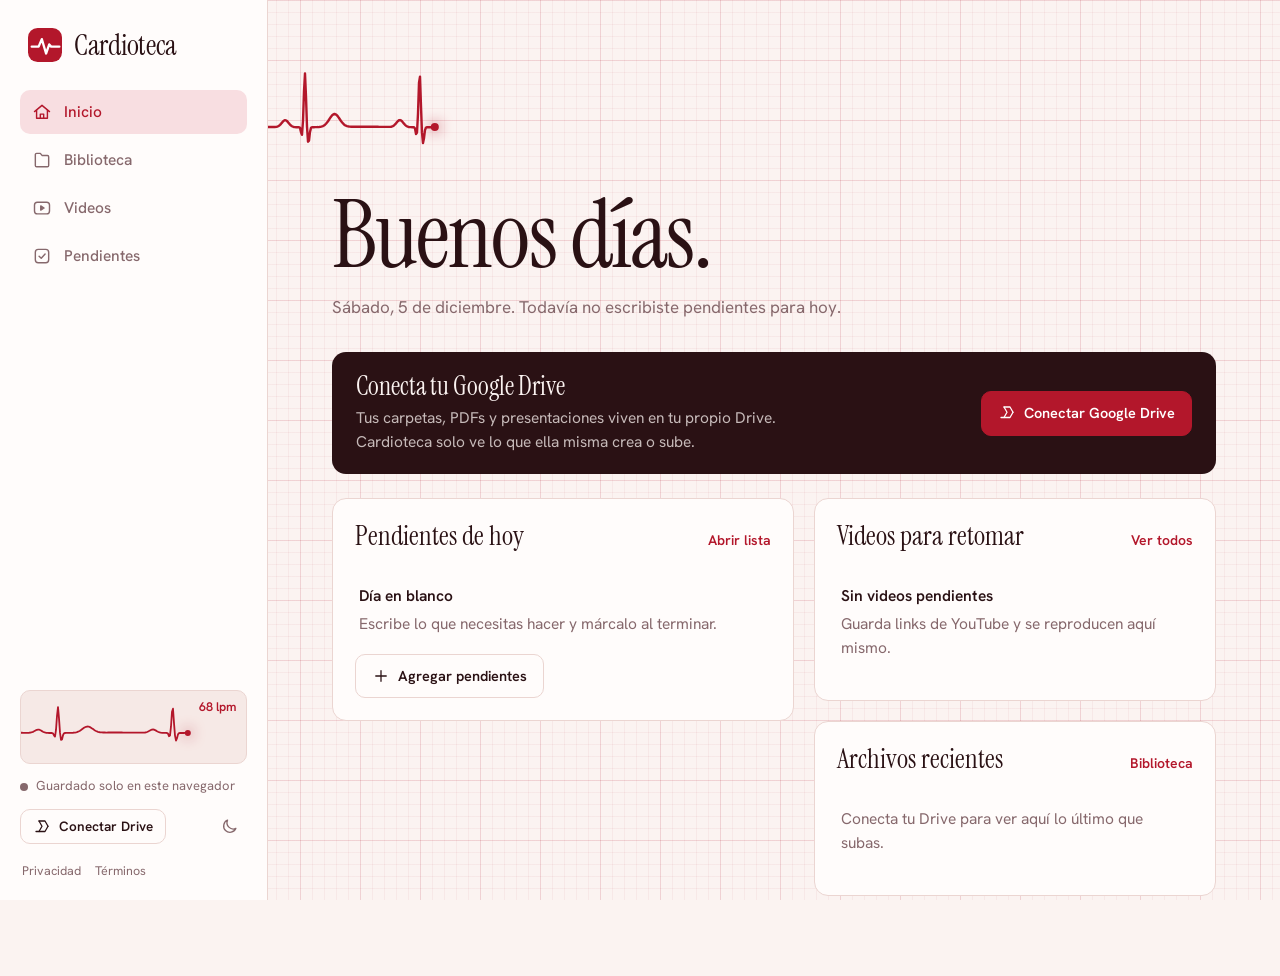
<file: index.html>
<!doctype html>
<html lang="es" data-theme="light">
<head>
<meta charset="utf-8">
<meta name="viewport" content="width=device-width, initial-scale=1, viewport-fit=cover">
<title>Cardioteca</title>
<meta name="description" content="Mi biblioteca personal de cardiología: archivos en Drive, videos y pendientes del día.">
<meta name="theme-color" content="#FBF3F1">
<link rel="icon" href="data:image/svg+xml,%3Csvg xmlns='http://www.w3.org/2000/svg' viewBox='0 0 32 32'%3E%3Crect width='32' height='32' rx='8' fill='%23B3172B'/%3E%3Cpath d='M3 17h7l3-7 4 14 3-9 2 2h7' fill='none' stroke='white' stroke-width='2.2' stroke-linecap='round' stroke-linejoin='round'/%3E%3C/svg%3E">
<link rel="preconnect" href="https://fonts.googleapis.com">
<link rel="preconnect" href="https://fonts.gstatic.com" crossorigin>
<link href="https://fonts.googleapis.com/css2?family=Hanken+Grotesk:wght@400;500;600;700&family=Instrument+Serif:ital@0;1&display=swap" rel="stylesheet">
<link rel="stylesheet" href="styles.css">
</head>
<body>
<div class="app">
  <aside class="side" aria-label="Navegación">
    <a class="brand" href="#/inicio" aria-label="Cardioteca, inicio">
      <svg class="brand__mark" viewBox="0 0 32 32" aria-hidden="true"><rect width="32" height="32" rx="9" fill="currentColor"/><path d="M3.5 17.5h6.5l3-7 4 13.5 3-8.5 1.8 2h7.7" fill="none" stroke="#fff" stroke-width="2.2" stroke-linecap="round" stroke-linejoin="round"/></svg>
      <span class="brand__name">Cardioteca</span>
    </a>
    <nav class="nav" id="nav" aria-label="Secciones"></nav>
    <div class="side__foot">
      <div class="monitor monitor--side" title="Latidos por minuto: bajan a medida que completas tu día">
        <canvas id="monSide" aria-hidden="true"></canvas>
        <span class="monitor__bpm" id="bpmLabel">62 lpm</span>
      </div>
      <div class="sync" id="syncBox" aria-live="polite"></div>
      <div class="side__row">
        <button class="btn btn--ghost btn--sm" id="authBtn" type="button"></button>
        <button class="icon-btn" id="themeBtn" type="button" aria-label="Cambiar entre tema claro y oscuro"></button>
      </div>
      <p class="legal"><a href="privacidad.html">Privacidad</a><a href="terminos.html">Términos</a></p>
    </div>
  </aside>
  <main class="main" id="view" tabindex="-1"></main>
</div>

<dialog id="dlg" class="dlg"></dialog>
<div id="uploadPanel" class="upanel" hidden></div>
<div id="toasts" class="toasts" role="status" aria-live="polite"></div>

<script src="config.js"></script>
<script src="app.js"></script>
<script src="https://accounts.google.com/gsi/client" async defer onload="window.dispatchEvent(new Event('gsi-ready'))"></script>
</body>
</html>
</file>
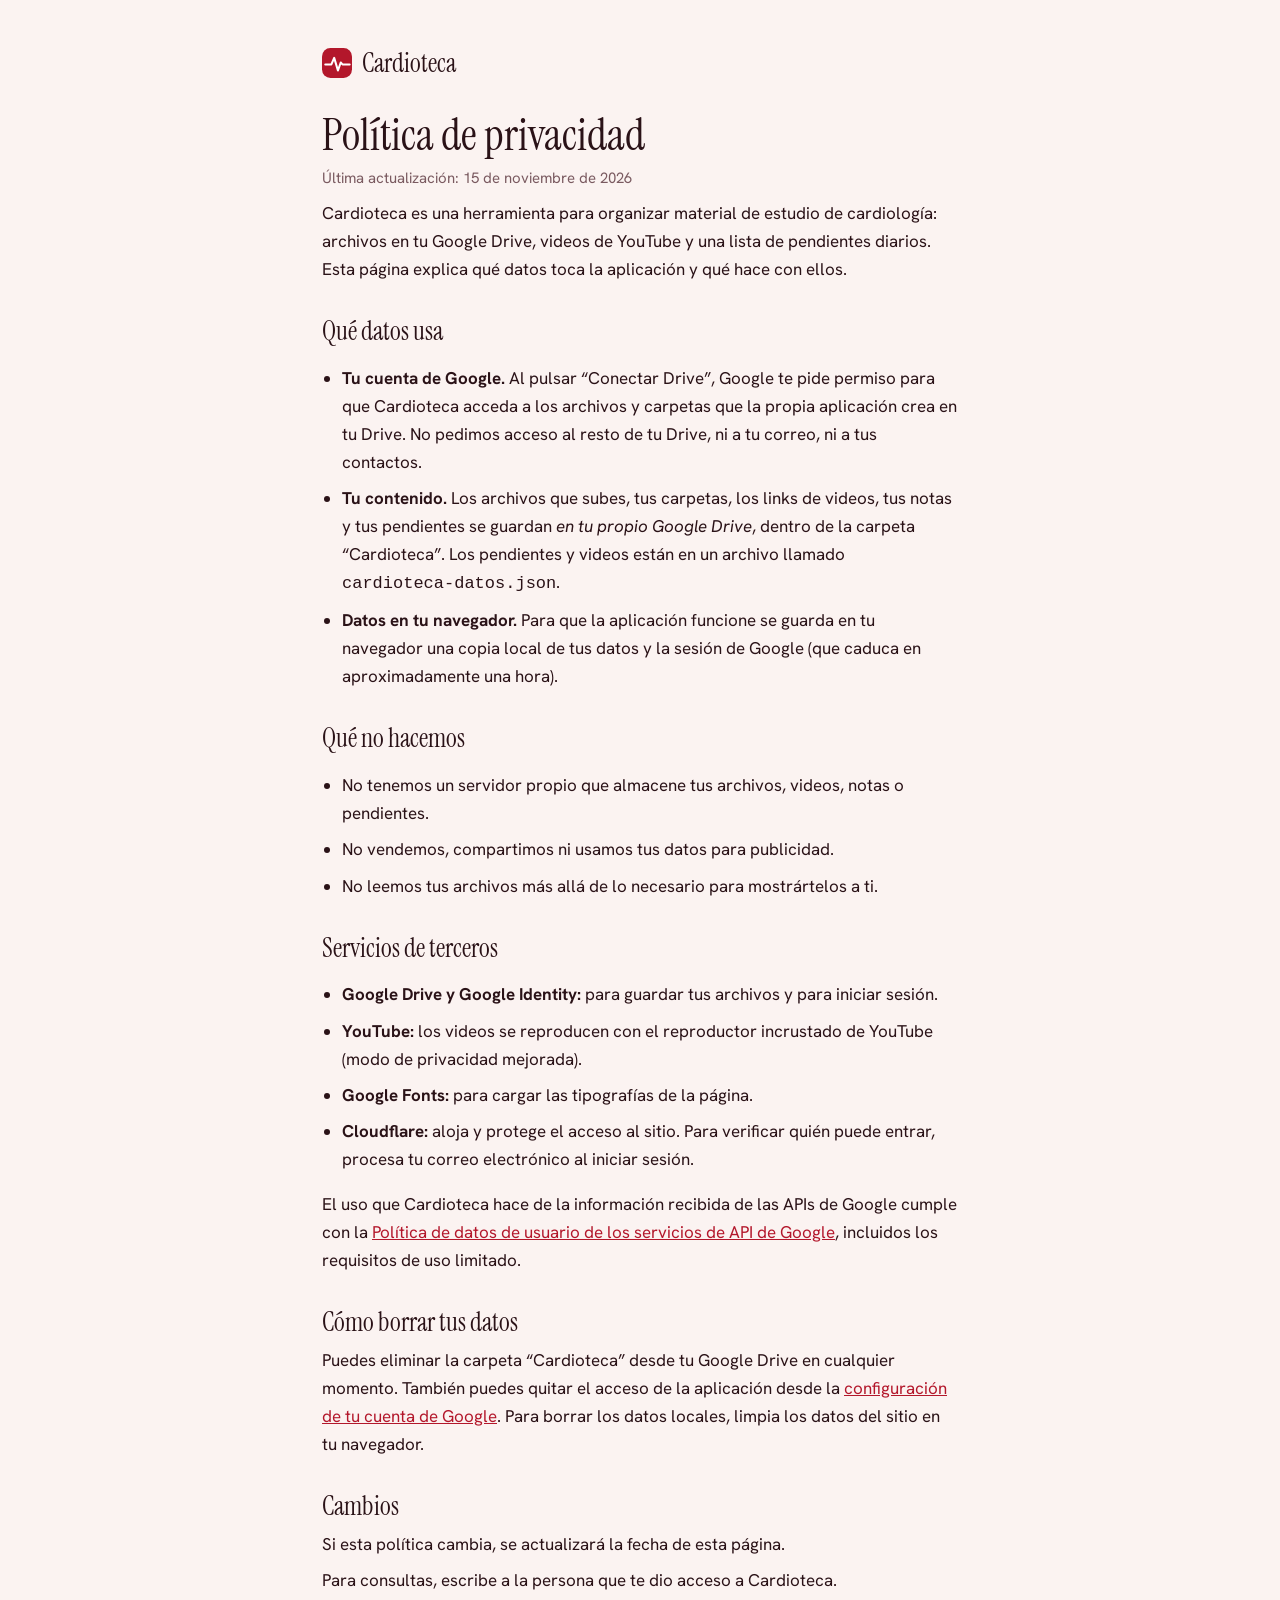
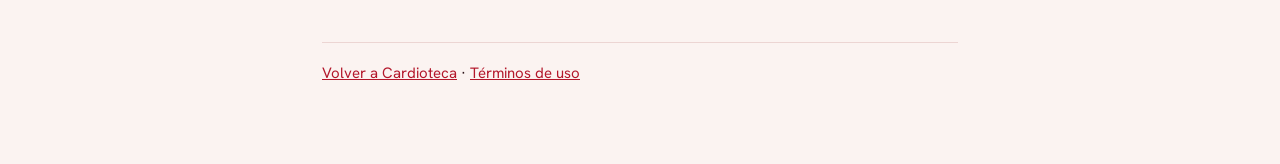
<file: privacidad.html>
<!doctype html>
<html lang="es">
<head>
<meta charset="utf-8">
<meta name="viewport" content="width=device-width, initial-scale=1">
<title>Política de privacidad · Cardioteca</title>
<meta name="robots" content="noindex">
<link rel="icon" href="data:image/svg+xml,%3Csvg xmlns='http://www.w3.org/2000/svg' viewBox='0 0 32 32'%3E%3Crect width='32' height='32' rx='8' fill='%23B3172B'/%3E%3Cpath d='M3 17h7l3-7 4 14 3-9 2 2h7' fill='none' stroke='white' stroke-width='2.2' stroke-linecap='round' stroke-linejoin='round'/%3E%3C/svg%3E">
<link href="https://fonts.googleapis.com/css2?family=Hanken+Grotesk:wght@400;600&family=Instrument+Serif&display=swap" rel="stylesheet">
<style>
:root{color-scheme:light dark;--bg:#FBF3F1;--ink:#2A1217;--muted:#7a5a60;--art:#B3172B;--line:#ecd5d3}
@media(prefers-color-scheme:dark){:root{--bg:#150C0F;--ink:#F6E7E8;--muted:#b99ba0;--art:#FF6477;--line:#3a2428}}
*{box-sizing:border-box}body{margin:0;background:var(--bg);color:var(--ink);font:17px/1.65 "Hanken Grotesk",system-ui,sans-serif}
main{max-width:680px;margin:0 auto;padding:48px 22px 80px}
a{color:var(--art)}header a.brand{display:inline-flex;align-items:center;gap:10px;text-decoration:none;color:var(--ink);font:400 26px/1 "Instrument Serif",Georgia,serif;margin-bottom:34px}
header svg{width:30px;height:30px;color:var(--art)}
h1{font:400 44px/1.05 "Instrument Serif",Georgia,serif;margin:0 0 6px}h2{font:400 26px/1.15 "Instrument Serif",Georgia,serif;margin:34px 0 6px}
p,li{margin:8px 0}.muted{color:var(--muted);font-size:15px}ul{padding-left:20px}
footer{margin-top:48px;padding-top:18px;border-top:1px solid var(--line);font-size:15px}
</style>
</head>
<body>
<main>
<header><a class="brand" href="./"><svg viewBox="0 0 32 32" aria-hidden="true"><rect width="32" height="32" rx="9" fill="currentColor"/><path d="M3.5 17.5h6.5l3-7 4 13.5 3-8.5 1.8 2h7.7" fill="none" stroke="#fff" stroke-width="2.2" stroke-linecap="round" stroke-linejoin="round"/></svg>Cardioteca</a></header>
<h1>Política de privacidad</h1>
<p class="muted">Última actualización: 15 de noviembre de 2026</p>
<p>Cardioteca es una herramienta para organizar material de estudio de cardiología: archivos en tu Google Drive, videos de YouTube y una lista de pendientes diarios. Esta página explica qué datos toca la aplicación y qué hace con ellos.</p>

<h2>Qué datos usa</h2>
<ul>
<li><strong>Tu cuenta de Google.</strong> Al pulsar “Conectar Drive”, Google te pide permiso para que Cardioteca acceda a los archivos y carpetas que la propia aplicación crea en tu Drive. No pedimos acceso al resto de tu Drive, ni a tu correo, ni a tus contactos.</li>
<li><strong>Tu contenido.</strong> Los archivos que subes, tus carpetas, los links de videos, tus notas y tus pendientes se guardan <em>en tu propio Google Drive</em>, dentro de la carpeta “Cardioteca”. Los pendientes y videos están en un archivo llamado <code>cardioteca-datos.json</code>.</li>
<li><strong>Datos en tu navegador.</strong> Para que la aplicación funcione se guarda en tu navegador una copia local de tus datos y la sesión de Google (que caduca en aproximadamente una hora).</li>
</ul>

<h2>Qué no hacemos</h2>
<ul>
<li>No tenemos un servidor propio que almacene tus archivos, videos, notas o pendientes.</li>
<li>No vendemos, compartimos ni usamos tus datos para publicidad.</li>
<li>No leemos tus archivos más allá de lo necesario para mostrártelos a ti.</li>
</ul>

<h2>Servicios de terceros</h2>
<ul>
<li><strong>Google Drive y Google Identity:</strong> para guardar tus archivos y para iniciar sesión.</li>
<li><strong>YouTube:</strong> los videos se reproducen con el reproductor incrustado de YouTube (modo de privacidad mejorada).</li>
<li><strong>Google Fonts:</strong> para cargar las tipografías de la página.</li>
<li><strong>Cloudflare:</strong> aloja y protege el acceso al sitio. Para verificar quién puede entrar, procesa tu correo electrónico al iniciar sesión.</li>
</ul>
<p>El uso que Cardioteca hace de la información recibida de las APIs de Google cumple con la <a href="https://developers.google.com/terms/api-services-user-data-policy" rel="noopener">Política de datos de usuario de los servicios de API de Google</a>, incluidos los requisitos de uso limitado.</p>

<h2>Cómo borrar tus datos</h2>
<p>Puedes eliminar la carpeta “Cardioteca” desde tu Google Drive en cualquier momento. También puedes quitar el acceso de la aplicación desde la <a href="https://myaccount.google.com/permissions" rel="noopener">configuración de tu cuenta de Google</a>. Para borrar los datos locales, limpia los datos del sitio en tu navegador.</p>

<h2>Cambios</h2>
<p>Si esta política cambia, se actualizará la fecha de esta página.</p>
<p>Para consultas, escribe a la persona que te dio acceso a Cardioteca.</p>
<footer><a href="./">Volver a Cardioteca</a> · <a href="terminos.html">Términos de uso</a></footer>
</main>
</body>
</html>
</file>
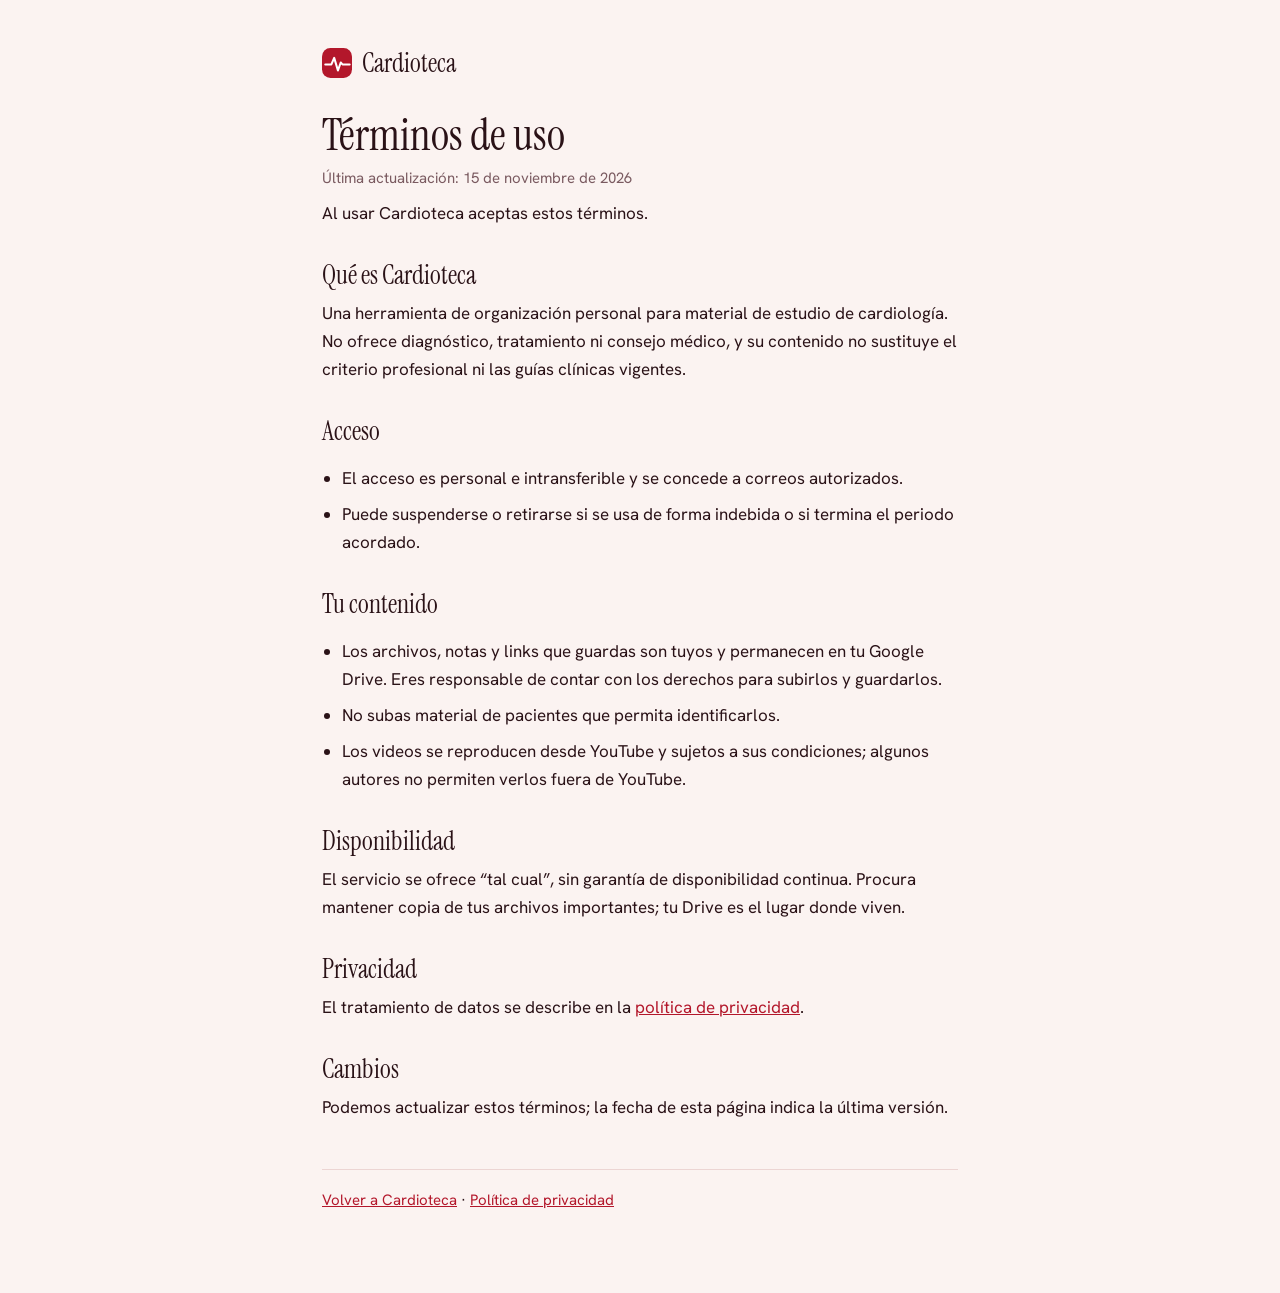
<file: terminos.html>
<!doctype html>
<html lang="es">
<head>
<meta charset="utf-8">
<meta name="viewport" content="width=device-width, initial-scale=1">
<title>Términos de uso · Cardioteca</title>
<meta name="robots" content="noindex">
<link rel="icon" href="data:image/svg+xml,%3Csvg xmlns='http://www.w3.org/2000/svg' viewBox='0 0 32 32'%3E%3Crect width='32' height='32' rx='8' fill='%23B3172B'/%3E%3Cpath d='M3 17h7l3-7 4 14 3-9 2 2h7' fill='none' stroke='white' stroke-width='2.2' stroke-linecap='round' stroke-linejoin='round'/%3E%3C/svg%3E">
<link href="https://fonts.googleapis.com/css2?family=Hanken+Grotesk:wght@400;600&family=Instrument+Serif&display=swap" rel="stylesheet">
<style>
:root{color-scheme:light dark;--bg:#FBF3F1;--ink:#2A1217;--muted:#7a5a60;--art:#B3172B;--line:#ecd5d3}
@media(prefers-color-scheme:dark){:root{--bg:#150C0F;--ink:#F6E7E8;--muted:#b99ba0;--art:#FF6477;--line:#3a2428}}
*{box-sizing:border-box}body{margin:0;background:var(--bg);color:var(--ink);font:17px/1.65 "Hanken Grotesk",system-ui,sans-serif}
main{max-width:680px;margin:0 auto;padding:48px 22px 80px}
a{color:var(--art)}header a.brand{display:inline-flex;align-items:center;gap:10px;text-decoration:none;color:var(--ink);font:400 26px/1 "Instrument Serif",Georgia,serif;margin-bottom:34px}
header svg{width:30px;height:30px;color:var(--art)}
h1{font:400 44px/1.05 "Instrument Serif",Georgia,serif;margin:0 0 6px}h2{font:400 26px/1.15 "Instrument Serif",Georgia,serif;margin:34px 0 6px}
p,li{margin:8px 0}.muted{color:var(--muted);font-size:15px}ul{padding-left:20px}
footer{margin-top:48px;padding-top:18px;border-top:1px solid var(--line);font-size:15px}
</style>
</head>
<body>
<main>
<header><a class="brand" href="./"><svg viewBox="0 0 32 32" aria-hidden="true"><rect width="32" height="32" rx="9" fill="currentColor"/><path d="M3.5 17.5h6.5l3-7 4 13.5 3-8.5 1.8 2h7.7" fill="none" stroke="#fff" stroke-width="2.2" stroke-linecap="round" stroke-linejoin="round"/></svg>Cardioteca</a></header>
<h1>Términos de uso</h1>
<p class="muted">Última actualización: 15 de noviembre de 2026</p>
<p>Al usar Cardioteca aceptas estos términos.</p>

<h2>Qué es Cardioteca</h2>
<p>Una herramienta de organización personal para material de estudio de cardiología. No ofrece diagnóstico, tratamiento ni consejo médico, y su contenido no sustituye el criterio profesional ni las guías clínicas vigentes.</p>

<h2>Acceso</h2>
<ul>
<li>El acceso es personal e intransferible y se concede a correos autorizados.</li>
<li>Puede suspenderse o retirarse si se usa de forma indebida o si termina el periodo acordado.</li>
</ul>

<h2>Tu contenido</h2>
<ul>
<li>Los archivos, notas y links que guardas son tuyos y permanecen en tu Google Drive. Eres responsable de contar con los derechos para subirlos y guardarlos.</li>
<li>No subas material de pacientes que permita identificarlos.</li>
<li>Los videos se reproducen desde YouTube y sujetos a sus condiciones; algunos autores no permiten verlos fuera de YouTube.</li>
</ul>

<h2>Disponibilidad</h2>
<p>El servicio se ofrece “tal cual”, sin garantía de disponibilidad continua. Procura mantener copia de tus archivos importantes; tu Drive es el lugar donde viven.</p>

<h2>Privacidad</h2>
<p>El tratamiento de datos se describe en la <a href="privacidad.html">política de privacidad</a>.</p>

<h2>Cambios</h2>
<p>Podemos actualizar estos términos; la fecha de esta página indica la última versión.</p>
<footer><a href="./">Volver a Cardioteca</a> · <a href="privacidad.html">Política de privacidad</a></footer>
</main>
</body>
</html>
</file>
<file: styles.css>
/* Cardioteca — papel de ECG, rojo arterial / azul venoso */
:root {
  --bg: #FBF3F1;
  --panel: #FFFCFB;
  --panel-2: #F6E9E6;
  --ink: #2A1114;
  --muted: #86686C;
  --line: #EBD5D1;
  --art: #B3172B;
  --art-ink: #FFFFFF;
  --art-soft: #F8DEE1;
  --ven: #2B5D8E;
  --ven-soft: #DDE9F4;
  --amber: #B8701A;
  --amber-soft: #F6E6CF;
  --grid: rgba(179, 23, 43, .05);
  --grid-2: rgba(179, 23, 43, .105);
  --focus: #2B5D8E;
  --radius: 14px;
  --radius-sm: 10px;
  --serif: "Instrument Serif", "Iowan Old Style", Georgia, serif;
  --sans: "Hanken Grotesk", system-ui, -apple-system, "Segoe UI", sans-serif;
}
[data-theme="dark"] {
  --bg: #150C0F;
  --panel: #1E1216;
  --panel-2: #291920;
  --ink: #F7E9E6;
  --muted: #B39499;
  --line: #3A252B;
  --art: #FF6477;
  --art-ink: #2A0A10;
  --art-soft: #3C1B22;
  --ven: #7DB3E8;
  --ven-soft: #1A2B3D;
  --amber: #E9A44C;
  --amber-soft: #3A2A14;
  --grid: rgba(255, 100, 119, .045);
  --grid-2: rgba(255, 100, 119, .1);
  --focus: #7DB3E8;
}

*, *::before, *::after { box-sizing: border-box; }
html { -webkit-text-size-adjust: 100%; }
body {
  margin: 0;
  font: 400 15.5px/1.55 var(--sans);
  color: var(--ink);
  background-color: var(--bg);
  background-image:
    linear-gradient(var(--grid-2) 1px, transparent 1px),
    linear-gradient(90deg, var(--grid-2) 1px, transparent 1px),
    linear-gradient(var(--grid) 1px, transparent 1px),
    linear-gradient(90deg, var(--grid) 1px, transparent 1px);
  background-size: 60px 60px, 60px 60px, 12px 12px, 12px 12px;
  background-attachment: fixed;
  -webkit-font-smoothing: antialiased;
}
button, input, select, textarea { font: inherit; color: inherit; }
button { cursor: pointer; }
a { color: inherit; }
:focus-visible { outline: 2px solid var(--focus); outline-offset: 2px; border-radius: 6px; }
[hidden] { display: none !important; }
h1, h2, h3, p { margin: 0; }
.sr { position: absolute; width: 1px; height: 1px; overflow: hidden; clip: rect(0 0 0 0); white-space: nowrap; }

/* ───────── layout ───────── */
.app { display: grid; grid-template-columns: 268px minmax(0, 1fr); min-height: 100vh; }
.side {
  position: sticky; top: 0; height: 100vh;
  display: flex; flex-direction: column; gap: 28px;
  padding: 28px 20px 20px;
  background: var(--panel);
  border-right: 1px solid var(--line);
}
.brand { display: flex; align-items: center; gap: 12px; text-decoration: none; padding: 0 8px; }
.brand__mark { width: 34px; height: 34px; color: var(--art); flex: none; }
.brand__name { font: 400 29px/1 var(--serif); letter-spacing: -.01em; }

.nav { display: flex; flex-direction: column; gap: 4px; }
.nav__link {
  display: flex; align-items: center; gap: 12px;
  padding: 10px 12px; border-radius: var(--radius-sm);
  text-decoration: none; color: var(--muted); font-weight: 500;
  transition: background .15s, color .15s;
}
.nav__link svg { width: 20px; height: 20px; flex: none; }
.nav__link:hover { background: var(--panel-2); color: var(--ink); }
.nav__link[aria-current="page"] { background: var(--art-soft); color: var(--art); }
.nav__badge {
  margin-left: auto; min-width: 22px; padding: 0 7px; text-align: center;
  font-size: 12.5px; font-weight: 600; line-height: 20px; border-radius: 999px;
  background: var(--panel-2); color: var(--ink);
}
.nav__link[aria-current="page"] .nav__badge { background: var(--art); color: var(--art-ink); }

.side__foot { margin-top: auto; display: flex; flex-direction: column; gap: 12px; }
.side__row { display: flex; align-items: center; justify-content: space-between; gap: 8px; }
.monitor { position: relative; height: 74px; border-radius: var(--radius-sm); background: var(--panel-2); overflow: hidden; border: 1px solid var(--line); }
.monitor canvas { position: absolute; inset: 0; width: 100%; height: 100%; display: block; }
.monitor__bpm { position: absolute; right: 10px; top: 6px; font-size: 12.5px; font-weight: 600; color: var(--art); font-variant-numeric: tabular-nums; }
.sync { font-size: 13px; color: var(--muted); display: flex; align-items: center; gap: 8px; min-height: 20px; }
.sync__dot { width: 8px; height: 8px; border-radius: 50%; background: var(--muted); flex: none; }
.sync[data-s="saved"] .sync__dot { background: var(--ven); }
.sync[data-s="saving"] .sync__dot { background: var(--amber); }
.sync[data-s="error"] .sync__dot { background: var(--art); }

.main { padding: 44px clamp(24px, 5vw, 64px) 80px; max-width: 1240px; width: 100%; outline: none; }

/* ───────── controls ───────── */
.btn {
  display: inline-flex; align-items: center; justify-content: center; gap: 8px;
  padding: 10px 16px; border-radius: var(--radius-sm);
  border: 1px solid var(--line); background: var(--panel); color: var(--ink);
  font-weight: 600; font-size: 14.5px; text-decoration: none; white-space: nowrap;
  transition: background .15s, border-color .15s, transform .08s;
}
.btn:hover { background: var(--panel-2); }
.btn:active { transform: translateY(1px); }
.btn svg { width: 18px; height: 18px; flex: none; }
.btn--primary { background: var(--art); border-color: var(--art); color: var(--art-ink); }
.btn--primary:hover { background: var(--art); filter: brightness(1.08); }
.btn--ghost { background: transparent; }
.btn--sm { padding: 6px 12px; font-size: 13.5px; }
.btn--danger { color: var(--art); }
.icon-btn {
  display: inline-grid; place-items: center; width: 36px; height: 36px; flex: none;
  border-radius: var(--radius-sm); border: 1px solid transparent; background: transparent; color: var(--muted);
}
.icon-btn:hover { background: var(--panel-2); color: var(--ink); }
.icon-btn svg { width: 19px; height: 19px; }
.icon-btn--danger:hover { color: var(--art); background: var(--art-soft); }

.field {
  width: 100%; padding: 11px 14px; border-radius: var(--radius-sm);
  border: 1px solid var(--line); background: var(--panel); color: var(--ink);
}
.field::placeholder { color: var(--muted); opacity: .8; }
.field:focus { outline: 2px solid var(--focus); outline-offset: 0; border-color: transparent; }
textarea.field { resize: vertical; min-height: 84px; }

.chip {
  display: inline-flex; align-items: center; gap: 6px; padding: 5px 12px;
  border-radius: 999px; border: 1px solid var(--line); background: var(--panel);
  font-size: 13.5px; font-weight: 500; color: var(--muted);
}
button.chip:hover { color: var(--ink); background: var(--panel-2); }
.chip[aria-pressed="true"] { background: var(--ink); border-color: var(--ink); color: var(--bg); }

/* ───────── page headers ───────── */
.ph { display: flex; align-items: flex-end; justify-content: space-between; gap: 24px; flex-wrap: wrap; margin-bottom: 28px; }
.ph h1 { font: 400 clamp(40px, 5vw, 60px)/1 var(--serif); letter-spacing: -.015em; }
.ph p { color: var(--muted); margin-top: 8px; max-width: 54ch; }
.ph__actions { display: flex; gap: 10px; flex-wrap: wrap; }

.panel { background: var(--panel); border: 1px solid var(--line); border-radius: var(--radius); padding: 22px; }
.panel__head { display: flex; align-items: baseline; justify-content: space-between; gap: 12px; margin-bottom: 14px; }
.panel__head h2 { font: 400 27px/1.1 var(--serif); }
.link { font-size: 14px; font-weight: 600; color: var(--art); text-decoration: none; }
.link:hover { text-decoration: underline; }
.empty { color: var(--muted); padding: 18px 4px; }
.empty strong { color: var(--ink); font-weight: 600; display: block; margin-bottom: 4px; }

/* ───────── inicio ───────── */
.hero { position: relative; margin: -4px 0 32px; }
.hero__trace { position: relative; height: 150px; margin: 0 calc(-1 * clamp(24px, 5vw, 64px)); }
.hero__trace canvas { position: absolute; inset: 0; width: 100%; height: 100%; display: block; }
.hero h1 { font: 400 clamp(52px, 7.4vw, 96px)/.95 var(--serif); letter-spacing: -.02em; }
.hero p { margin-top: 14px; color: var(--muted); font-size: 17px; }
.hero p b { color: var(--ink); font-weight: 600; }
.cta-card {
  display: flex; align-items: center; justify-content: space-between; gap: 20px; flex-wrap: wrap;
  padding: 20px 24px; border-radius: var(--radius); margin-bottom: 24px;
  background: var(--ink); color: var(--bg);
}
.cta-card h2 { font: 400 26px/1.15 var(--serif); }
.cta-card p { opacity: .75; margin-top: 4px; max-width: 52ch; }
.cta-card .btn { background: var(--art); border-color: var(--art); color: var(--art-ink); }
.home-grid { display: grid; grid-template-columns: minmax(0, 1.15fr) minmax(0, 1fr); gap: 20px; align-items: start; }
.home-col { display: grid; gap: 20px; }

/* ───────── pendientes ───────── */
.score { font: 400 clamp(56px, 7vw, 88px)/.9 var(--serif); letter-spacing: -.02em; font-variant-numeric: lining-nums; }
.score small { font-size: .45em; color: var(--muted); margin-left: 4px; }
.datenav { display: flex; align-items: center; gap: 4px; margin-top: 10px; }
.datenav__label { font-weight: 600; padding: 0 6px; text-transform: capitalize; min-width: 7ch; text-align: center; }
.bar { height: 6px; border-radius: 999px; background: var(--panel-2); overflow: hidden; margin: 6px 0 22px; }
.bar > i { display: block; height: 100%; background: var(--art); border-radius: inherit; transition: width .35s cubic-bezier(.3, .8, .3, 1); }
.bar[data-full="1"] > i { background: var(--ven); }
.tadd { display: flex; gap: 10px; margin-bottom: 14px; }
.tlist { list-style: none; margin: 0; padding: 0; display: grid; gap: 8px; }
.titem {
  display: flex; align-items: center; gap: 14px; padding: 12px 14px;
  background: var(--panel); border: 1px solid var(--line); border-radius: var(--radius-sm);
}
.titem__text { flex: 1; min-width: 0; overflow-wrap: anywhere; cursor: text; }
.titem__edit { flex: 1; min-width: 0; }
.titem[data-done="1"] .titem__text { color: var(--muted); text-decoration: line-through; text-decoration-color: var(--art); text-decoration-thickness: 1.5px; }
.titem__actions { display: flex; opacity: 0; transition: opacity .15s; }
.titem:hover .titem__actions, .titem:focus-within .titem__actions { opacity: 1; }
@media (hover: none) { .titem__actions { opacity: 1; } }
.check {
  width: 26px; height: 26px; border-radius: 50%; flex: none; padding: 0;
  border: 2px solid var(--line); background: transparent; display: grid; place-items: center;
  color: transparent; transition: background .18s, border-color .18s, color .18s, transform .18s;
}
.check:hover { border-color: var(--art); }
.check svg { width: 15px; height: 15px; }
.check[aria-checked="true"] { background: var(--ven); border-color: var(--ven); color: #fff; transform: scale(1.04); }
.tfoot { display: flex; gap: 10px; flex-wrap: wrap; margin: 18px 0 0; }
.hist { margin-top: 40px; }
.hist h2 { font: 400 27px/1.1 var(--serif); margin-bottom: 14px; }
.hist__row { display: grid; grid-template-columns: repeat(14, minmax(0, 1fr)); gap: 6px; align-items: end; height: 110px; }
.hist__col { display: flex; flex-direction: column; align-items: center; justify-content: flex-end; gap: 6px; height: 100%; background: none; border: 0; padding: 0; color: var(--muted); font-size: 12.5px; }
.hist__col i { display: block; width: 100%; max-width: 30px; border-radius: 6px 6px 3px 3px; background: var(--panel-2); min-height: 4px; }
.hist__col[data-has="1"] i { background: var(--art); }
.hist__col[data-full="1"] i { background: var(--ven); }
.hist__col[aria-current="date"] { color: var(--ink); font-weight: 700; }
.hist__col:hover i { filter: brightness(.92); }

/* ───────── biblioteca ───────── */
.crumbs { display: flex; flex-wrap: wrap; align-items: center; gap: 2px; margin-bottom: 10px; font-size: 14.5px; }
.crumbs button { background: none; border: 0; padding: 4px 6px; border-radius: 6px; color: var(--muted); font-weight: 500; }
.crumbs button:hover { color: var(--ink); background: var(--panel-2); }
.crumbs button[aria-current="page"] { color: var(--ink); font-weight: 600; cursor: default; background: none; }
.crumbs span { color: var(--muted); opacity: .6; }
.lib-tools { display: flex; gap: 12px; margin-bottom: 22px; flex-wrap: wrap; }
.lib-tools .field { max-width: 360px; }
.sec-title { font: 400 24px/1.1 var(--serif); margin: 6px 0 12px; }
.folders { display: grid; grid-template-columns: repeat(auto-fill, minmax(210px, 1fr)); gap: 16px; margin-bottom: 30px; }
.folder {
  position: relative; text-align: left; display: flex; flex-direction: column; gap: 10px;
  padding: 22px 16px 14px; border-radius: 4px var(--radius) var(--radius) var(--radius);
  background: var(--panel); border: 1px solid var(--line); border-top: 3px solid var(--art);
  transition: transform .15s, border-color .15s;
}
.folder::before {
  content: ""; position: absolute; left: -1px; top: -13px; width: 54px; height: 11px;
  background: var(--art); border-radius: 6px 6px 0 0; opacity: .9;
}
.folder:nth-child(3n+2) { border-top-color: var(--ven); }
.folder:nth-child(3n+2)::before { background: var(--ven); }
.folder:hover { transform: translateY(-2px); border-color: var(--muted); }
.folder__name { font: 400 22px/1.15 var(--serif); overflow-wrap: anywhere; }
.folder__meta { font-size: 13px; color: var(--muted); }
.folder__tools { position: absolute; right: 6px; top: 8px; display: flex; opacity: 0; transition: opacity .15s; }
.folder:hover .folder__tools, .folder:focus-within .folder__tools { opacity: 1; }
@media (hover: none) { .folder__tools { opacity: 1; } }
.folder__open { position: absolute; inset: 0; background: none; border: 0; border-radius: inherit; }
.folder__tools { z-index: 1; }

.files { display: grid; gap: 6px; }
.frow {
  display: grid; grid-template-columns: 42px minmax(0, 1fr) auto auto auto; gap: 16px; align-items: center;
  padding: 10px 12px; border-radius: var(--radius-sm); border: 1px solid var(--line); background: var(--panel);
}
.frow:hover { border-color: var(--muted); }
.frow { position: relative; }
.frow__open { all: unset; cursor: pointer; display: block; max-width: 100%; }
.frow__open::after { content: ""; position: absolute; inset: 0; border-radius: inherit; }
.frow__open:focus-visible { outline: 2px solid var(--focus); outline-offset: 2px; }
.frow__actions { position: relative; z-index: 1; }
.frow__name { font-weight: 600; overflow: hidden; text-overflow: ellipsis; white-space: nowrap; }
.frow__sub { color: var(--muted); font-size: 13px; }
.frow__size, .frow__date { color: var(--muted); font-size: 13.5px; font-variant-numeric: tabular-nums; white-space: nowrap; }
.frow__actions { display: flex; opacity: 0; transition: opacity .15s; min-width: 80px; justify-content: flex-end; }
.frow:hover .frow__actions, .frow:focus-within .frow__actions { opacity: 1; }
@media (hover: none) { .frow__actions { opacity: 1; } }
.ftype {
  width: 42px; height: 42px; border-radius: 10px; display: grid; place-items: center;
  font-size: 11.5px; font-weight: 700; letter-spacing: .02em; background: var(--panel-2); color: var(--muted);
}
.ftype[data-k="pdf"] { background: var(--art-soft); color: var(--art); }
.ftype[data-k="ppt"] { background: var(--amber-soft); color: var(--amber); }
.ftype[data-k="doc"], .ftype[data-k="img"] { background: var(--ven-soft); color: var(--ven); }
.dropzone-hint {
  position: fixed; inset: 0; z-index: 40; display: none; place-items: center;
  background: color-mix(in srgb, var(--bg) 82%, transparent); backdrop-filter: blur(3px);
}
.dropzone-hint.is-on { display: grid; }
.dropzone-hint div {
  padding: 56px 72px; border: 2px dashed var(--art); border-radius: 22px; background: var(--panel);
  font: 400 34px/1.1 var(--serif); text-align: center;
}
.dropzone-hint small { display: block; font: 400 15px var(--sans); color: var(--muted); margin-top: 8px; }
.skeleton { height: 62px; border-radius: var(--radius-sm); background: linear-gradient(90deg, var(--panel-2), var(--panel), var(--panel-2)); background-size: 200% 100%; animation: sk 1.2s linear infinite; }
@keyframes sk { to { background-position: -200% 0; } }

/* ───────── videos ───────── */
.vadd { display: grid; grid-template-columns: minmax(0, 2fr) minmax(0, 1fr) auto; gap: 10px; margin-bottom: 26px; }
.stage { display: grid; grid-template-columns: minmax(0, 1.7fr) minmax(280px, 1fr); gap: 22px; margin-bottom: 30px; align-items: start; }
.player { position: relative; aspect-ratio: 16 / 9; border-radius: var(--radius); overflow: hidden; background: #000; border: 1px solid var(--line); }
.player iframe { position: absolute; inset: 0; width: 100%; height: 100%; border: 0; }
.stage__info { display: grid; gap: 12px; }
.stage__info h2 { font: 400 28px/1.15 var(--serif); overflow-wrap: anywhere; }
.stage__row { display: flex; gap: 8px; flex-wrap: wrap; }
.vfilters { display: flex; gap: 8px; flex-wrap: wrap; margin-bottom: 18px; }
.vgrid { display: grid; grid-template-columns: repeat(auto-fill, minmax(250px, 1fr)); gap: 18px; }
.vcard { position: relative; width: 100%; display: flex; flex-direction: column; gap: 10px; text-align: left; padding: 0; background: none; border: 0; }
.vcard__thumb { position: relative; aspect-ratio: 16 / 9; border-radius: var(--radius-sm); overflow: hidden; background: var(--panel-2); border: 1px solid var(--line); }
.vcard__thumb img { width: 100%; height: 100%; object-fit: cover; display: block; transition: transform .25s; }
.vcard:hover .vcard__thumb img { transform: scale(1.03); }
.vcard[aria-current="true"] .vcard__thumb { outline: 3px solid var(--art); outline-offset: 2px; }
.vcard__play {
  position: absolute; left: 10px; bottom: 10px; width: 36px; height: 36px; border-radius: 50%;
  display: grid; place-items: center; background: var(--art); color: var(--art-ink);
}
.vcard__play svg { width: 16px; height: 16px; margin-left: 2px; }
.vcard__seen { position: absolute; right: 8px; top: 8px; padding: 2px 9px; border-radius: 999px; font-size: 12px; font-weight: 600; background: var(--ven); color: #fff; }
.vcard__title { font-weight: 600; line-height: 1.3; display: -webkit-box; -webkit-line-clamp: 2; -webkit-box-orient: vertical; overflow: hidden; }
.vcard__tag { font-size: 13px; color: var(--muted); }
.vcard__x { position: absolute; right: 6px; top: 6px; opacity: 0; background: var(--panel); }
.vwrap { position: relative; }
.vwrap:hover .vcard__x, .vwrap:focus-within .vcard__x { opacity: 1; }
.vmini { display: grid; gap: 12px; }
.vmini__item { display: grid; grid-template-columns: 112px minmax(0, 1fr); gap: 12px; align-items: center; text-align: left; background: none; border: 0; padding: 0; text-decoration: none; }
.vmini__item img { width: 112px; aspect-ratio: 16 / 9; object-fit: cover; border-radius: 8px; border: 1px solid var(--line); }
.vmini__item b { font-weight: 600; line-height: 1.3; display: -webkit-box; -webkit-line-clamp: 2; -webkit-box-orient: vertical; overflow: hidden; }
.vmini__item small { color: var(--muted); }

/* ───────── dialog, toasts, uploads ───────── */
.dlg { border: 1px solid var(--line); border-radius: 18px; padding: 0; background: var(--panel); color: var(--ink); width: min(520px, calc(100vw - 32px)); box-shadow: 0 30px 80px -20px rgba(0, 0, 0, .45); }
.dlg::backdrop { background: rgba(20, 8, 12, .55); backdrop-filter: blur(2px); }
.dlg--wide { width: min(1080px, calc(100vw - 32px)); }
.dlg__body { padding: 26px; display: grid; gap: 16px; }
.dlg__body h2 { font: 400 30px/1.1 var(--serif); }
.dlg__body p { color: var(--muted); }
.dlg__actions { display: flex; flex-direction: row-reverse; justify-content: flex-start; gap: 10px; margin-top: 4px; }
.dlg__bar { display: flex; align-items: center; gap: 10px; padding: 12px 16px; border-bottom: 1px solid var(--line); }
.dlg__bar h2 { font: 600 15px var(--sans); flex: 1; overflow: hidden; text-overflow: ellipsis; white-space: nowrap; }
.dlg__frame { width: 100%; height: min(76vh, 780px); border: 0; display: block; background: var(--panel-2); }
.dlg__note { padding: 60px 30px; text-align: center; color: var(--muted); }
.picklist { display: grid; gap: 6px; max-height: 46vh; overflow: auto; }
.pick { display: flex; align-items: center; gap: 12px; padding: 10px 12px; border: 1px solid var(--line); border-radius: var(--radius-sm); cursor: pointer; }
.pick input { width: 18px; height: 18px; accent-color: var(--art); }
.toasts { position: fixed; left: 50%; bottom: 24px; transform: translateX(-50%); display: grid; gap: 8px; z-index: 80; justify-items: center; pointer-events: none; }
.toast { background: var(--ink); color: var(--bg); padding: 10px 18px; border-radius: 999px; font-weight: 500; font-size: 14.5px; animation: toast .25s ease-out; }
.toast[data-k="error"] { background: var(--art); color: var(--art-ink); }
@keyframes toast { from { opacity: 0; transform: translateY(8px); } }
.upanel { position: fixed; right: 20px; bottom: 20px; z-index: 70; width: min(340px, calc(100vw - 40px)); background: var(--panel); border: 1px solid var(--line); border-radius: var(--radius); padding: 14px 16px; display: grid; gap: 10px; box-shadow: 0 18px 50px -18px rgba(0, 0, 0, .4); }
.upanel h3 { font: 600 14px var(--sans); }
.up { display: grid; gap: 4px; font-size: 13.5px; }
.up span { overflow: hidden; text-overflow: ellipsis; white-space: nowrap; }
.up .bar { margin: 0; height: 4px; }

/* ───────── responsive ───────── */
@media (max-width: 960px) {
  .home-grid, .stage { grid-template-columns: minmax(0, 1fr); }
}
@media (max-width: 820px) {
  .app { grid-template-columns: minmax(0, 1fr); padding-bottom: 76px; }
  .side { position: static; height: auto; flex-direction: row; align-items: center; justify-content: space-between; padding: 14px 18px; gap: 12px; }
  .brand__name { font-size: 25px; }
  .side__foot { margin: 0; flex-direction: row; align-items: center; }
  .side__foot .monitor, .side__foot .sync { display: none; }
  .nav {
    position: fixed; z-index: 50; left: 0; right: 0; bottom: 0; flex-direction: row; justify-content: space-around; gap: 0;
    padding: 6px 8px calc(6px + env(safe-area-inset-bottom)); background: var(--panel); border-top: 1px solid var(--line);
  }
  .nav__link { flex-direction: column; gap: 2px; padding: 6px 12px; font-size: 12.5px; position: relative; }
  .nav__badge { position: absolute; top: 0; right: 4px; margin: 0; }
  .main { padding-top: 26px; }
  .vadd { grid-template-columns: minmax(0, 1fr); }
  .frow { grid-template-columns: 42px minmax(0, 1fr) auto; }
  .frow__size, .frow__date { display: none; }
  .hero__trace { height: 110px; }
  .upanel { bottom: 90px; }
}
@media (prefers-reduced-motion: reduce) {
  * { animation: none !important; transition: none !important; }
}

/* ───────── videos dentro de cada carpeta ───────── */
.vadd--3 { grid-template-columns: minmax(0, 2fr) minmax(0, 1fr) minmax(0, 1fr) auto; }
.vadd--folder { grid-template-columns: minmax(0, 1fr) auto; margin-bottom: 22px; }
select.field { appearance: none; padding-right: 34px; cursor: pointer; text-overflow: ellipsis;
  background-image: linear-gradient(45deg, transparent 50%, var(--muted) 50%), linear-gradient(135deg, var(--muted) 50%, transparent 50%);
  background-position: calc(100% - 18px) 55%, calc(100% - 13px) 55%; background-size: 5px 5px; background-repeat: no-repeat; }
.fvid { position: relative; margin-top: 34px; padding: 26px 24px 24px; border-radius: var(--radius); background: var(--panel); border: 1px solid var(--line); border-left: 3px solid var(--ven); }
.fvid__head { display: flex; align-items: baseline; justify-content: space-between; gap: 12px; flex-wrap: wrap; margin-bottom: 14px; }
.fvid__head .sec-title { margin: 0; overflow-wrap: anywhere; }
.fvid__count { font-size: 13px; color: var(--muted); }
.fvid .stage { margin-top: 4px; }
.stage__folder { display: grid; gap: 6px; }
.stage__folder label { font-size: 13px; color: var(--muted); }
.vcard__folder { display: inline-flex; align-items: center; gap: 6px; font-size: 12.5px; color: var(--ven); }
.vcard__folder svg { width: 14px; height: 14px; }
.folder__vids { display: inline-flex; align-items: center; gap: 5px; margin-right: 8px; padding: 1px 8px 1px 6px; border-radius: 999px; font-weight: 600; font-size: 12px; color: var(--art); background: color-mix(in srgb, var(--art) 12%, transparent); }
.folder__vids svg { width: 10px; height: 10px; }
@media (max-width: 820px) { .vadd--3, .vadd--folder { grid-template-columns: minmax(0, 1fr); } .fvid { padding: 20px 16px; } }

.player--blocked { background: var(--panel-2); display: grid; place-items: center; aspect-ratio: auto; min-height: 220px; }
.blocked { display: grid; gap: 10px; justify-items: start; padding: 24px; max-width: 460px; }
.blocked strong { font: 400 24px/1.15 var(--serif); }
.blocked p { color: var(--muted); margin: 0; }
.legal { display: flex; gap: 14px; margin: 4px 2px 0; font-size: 12.5px; }
.legal a { color: var(--muted); text-decoration: none; }
.legal a:hover { color: var(--ink); text-decoration: underline; }
@media (max-width: 820px) { .legal { display: none; } }
.sync[data-s="expired"] .sync__dot { background: var(--art); }
</file>
